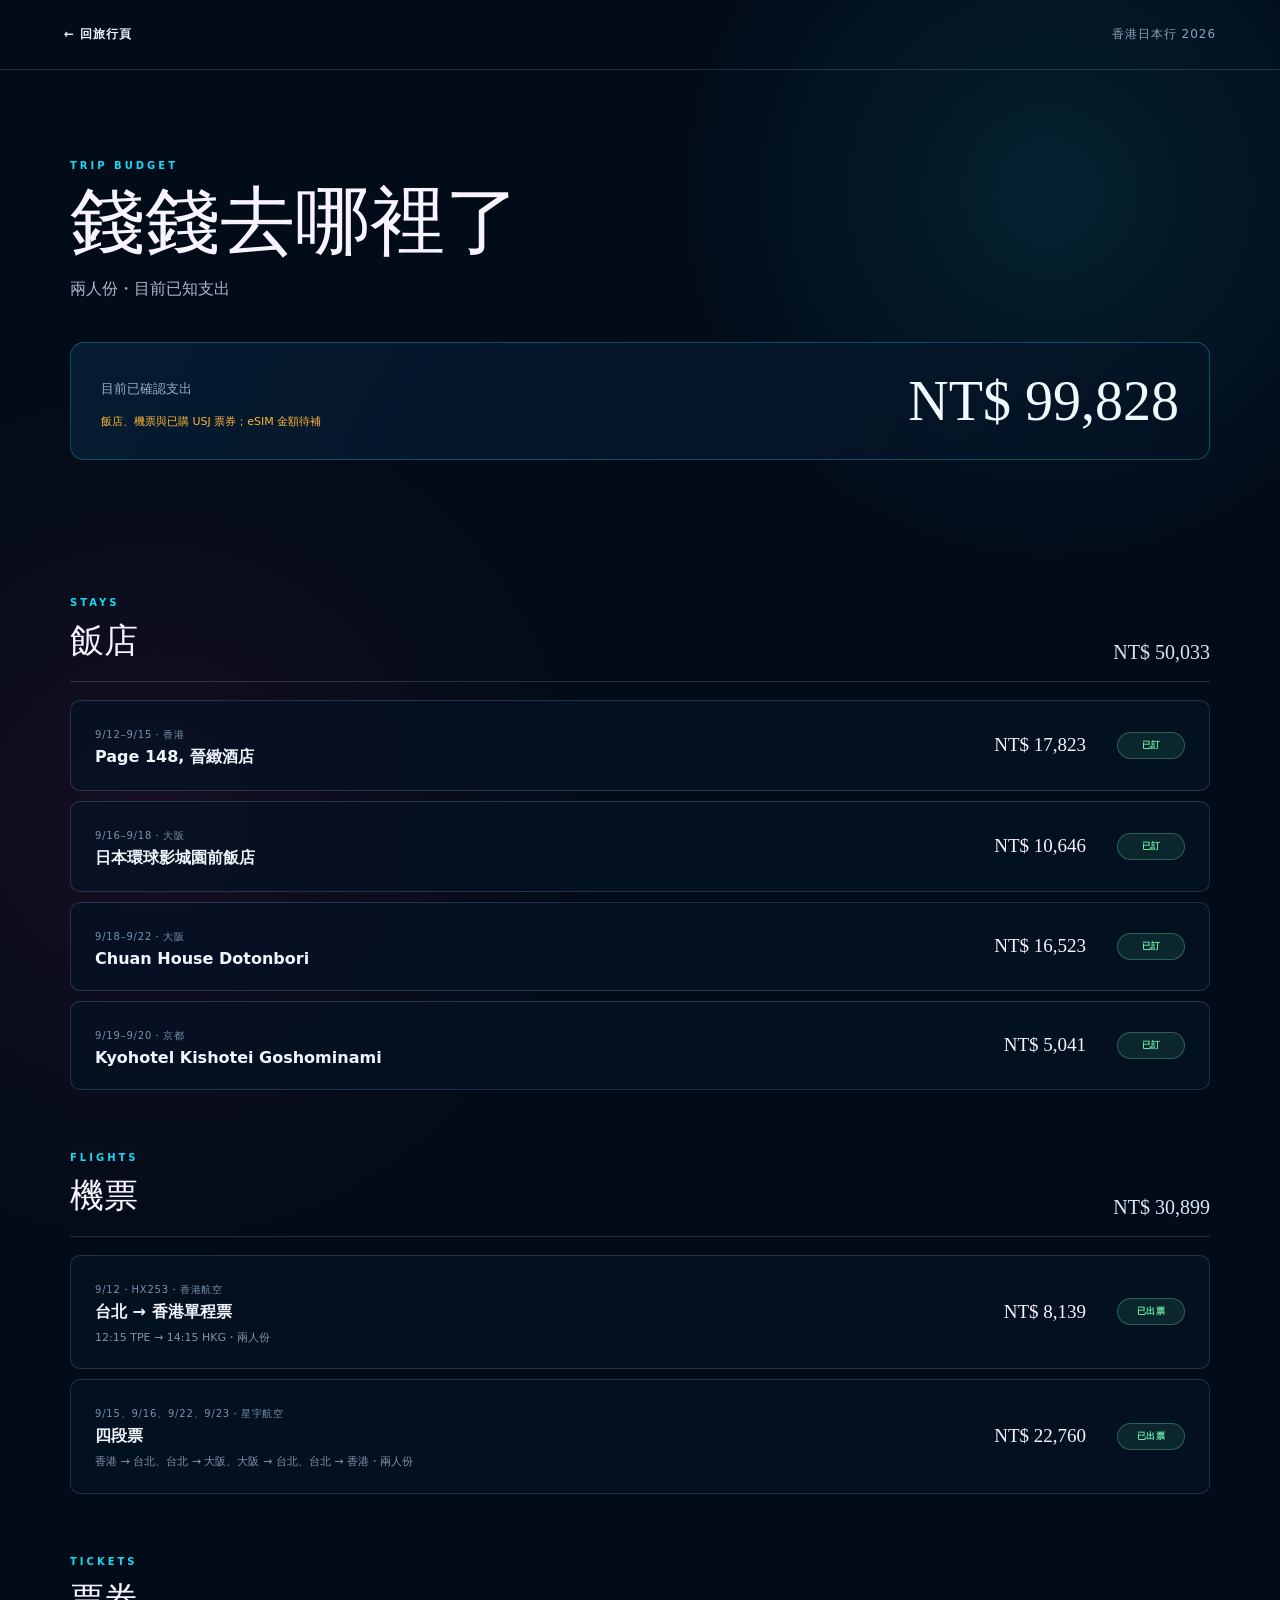
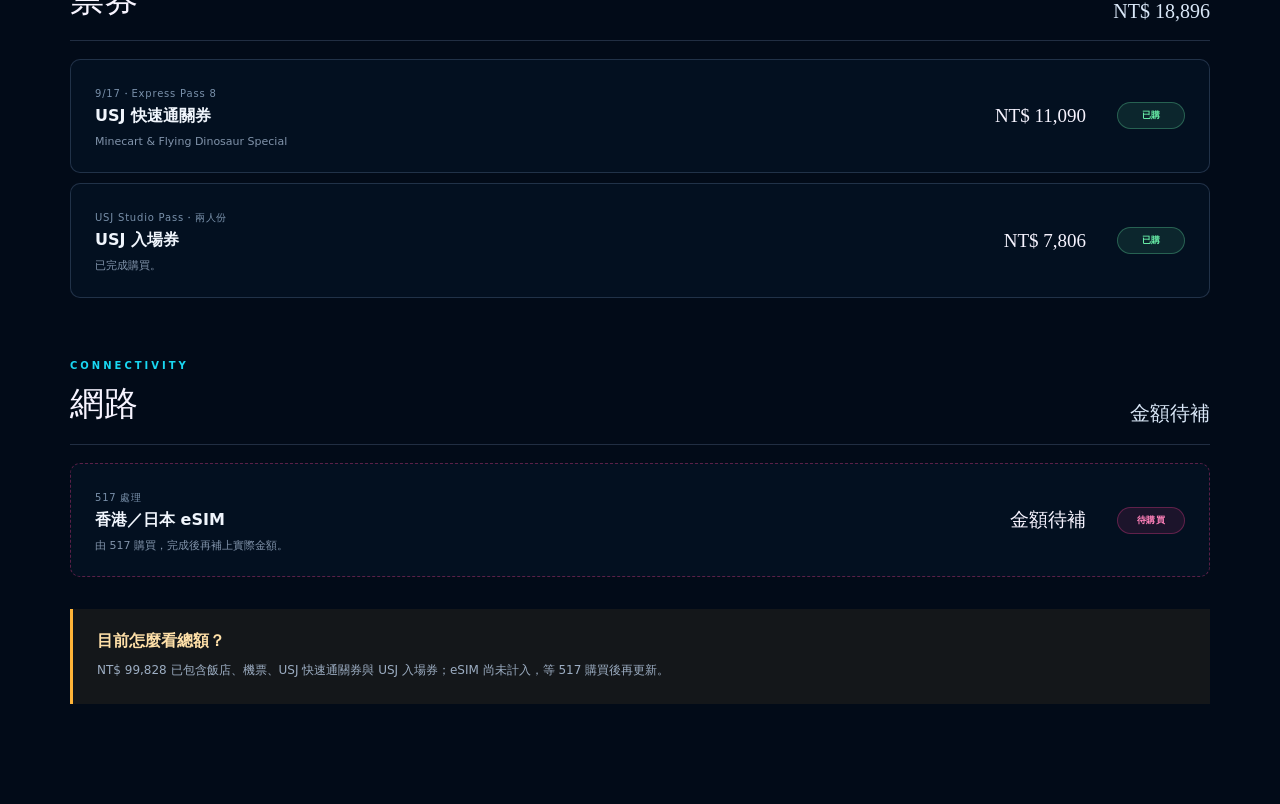
<file: money/index.html>
<!doctype html>
<html lang="zh-Hant">
<head>
  <meta charset="utf-8"><meta name="viewport" content="width=device-width, initial-scale=1"><meta name="theme-color" content="#020b18">
  <title>錢錢去哪裡了・香港日本行 2026</title>
  <link rel="icon" href="../public/favicon.svg"><link rel="stylesheet" href="../styles.css">
</head>
<body>
<main class="money-page">
  <header class="money-topbar"><a class="money-back" href="../">← 回旅行頁</a><span>香港日本行 2026</span></header>
  <section class="money-hero"><p>TRIP BUDGET</p><h1>錢錢去哪裡了</h1><span>兩人份・目前已知支出</span><div class="money-total"><small>目前已確認支出</small><strong>NT$ 99,828</strong><em>飯店、機票與已購 USJ 票券；eSIM 金額待補</em></div></section>
  <section class="money-content">
    <div class="money-section-heading"><div><p>STAYS</p><h2>飯店</h2></div><strong>NT$ 50,033</strong></div>
    <div class="expense-list">
      <article><div><small>9/12–9/15・香港</small><h3>Page 148, 晉緻酒店</h3></div><strong>NT$ 17,823</strong><span class="paid">已訂</span></article>
      <article><div><small>9/16–9/18・大阪</small><h3>日本環球影城園前飯店</h3></div><strong>NT$ 10,646</strong><span class="paid">已訂</span></article>
      <article><div><small>9/18–9/22・大阪</small><h3>Chuan House Dotonbori</h3></div><strong>NT$ 16,523</strong><span class="paid">已訂</span></article>
      <article><div><small>9/19–9/20・京都</small><h3>Kyohotel Kishotei Goshominami</h3></div><strong>NT$ 5,041</strong><span class="paid">已訂</span></article>
    </div>
    <div class="money-section-heading"><div><p>FLIGHTS</p><h2>機票</h2></div><strong>NT$ 30,899</strong></div>
    <div class="expense-list">
      <article><div><small>9/12・HX253・香港航空</small><h3>台北 → 香港單程票</h3><p>12:15 TPE → 14:15 HKG・兩人份</p></div><strong>NT$ 8,139</strong><span class="paid">已出票</span></article>
      <article><div><small>9/15、9/16、9/22、9/23・星宇航空</small><h3>四段票</h3><p>香港 → 台北、台北 → 大阪、大阪 → 台北、台北 → 香港・兩人份</p></div><strong>NT$ 22,760</strong><span class="paid">已出票</span></article>
    </div>
    <div class="money-section-heading"><div><p>TICKETS</p><h2>票券</h2></div><strong>NT$ 18,896</strong></div>
    <div class="expense-list">
      <article><div><small>9/17・Express Pass 8</small><h3>USJ 快速通關券</h3><p>Minecart &amp; Flying Dinosaur Special</p></div><strong>NT$ 11,090</strong><span class="paid">已購</span></article>
      <article><div><small>USJ Studio Pass・兩人份</small><h3>USJ 入場券</h3><p>已完成購買。</p></div><strong>NT$ 7,806</strong><span class="paid">已購</span></article>
    </div>
    <div class="money-section-heading"><div><p>CONNECTIVITY</p><h2>網路</h2></div><strong>金額待補</strong></div>
    <div class="expense-list"><article class="pending"><div><small>517 處理</small><h3>香港／日本 eSIM</h3><p>由 517 購買，完成後再補上實際金額。</p></div><strong>金額待補</strong><span class="todo">待購買</span></article></div>
    <aside class="money-note"><b>目前怎麼看總額？</b><p>NT$ 99,828 已包含飯店、機票、USJ 快速通關券與 USJ 入場券；eSIM 尚未計入，等 517 購買後再更新。</p></aside>
  </section>
</main>
</body>
</html>
</file>
<file: styles.css>
:root{--ink:#f7f4ff;--muted:#aab7ce;--night:#020b18;--panel:rgba(7,22,42,.78);--line:rgba(173,206,255,.18);--pink:#ff3f92;--cyan:#19d7f2;--amber:#ffb438}
*{box-sizing:border-box}html{scroll-behavior:smooth}body{margin:0;background:var(--night);color:var(--ink);font-family:"Noto Sans TC","PingFang TC","Microsoft JhengHei",system-ui,sans-serif}button,a{font:inherit}button{color:inherit}a{color:inherit;text-decoration:none}
main{overflow:hidden;background:radial-gradient(circle at 20% 35%,rgba(255,63,146,.08),transparent 24rem),radial-gradient(circle at 82% 58%,rgba(25,215,242,.07),transparent 28rem),#020b18}
.topbar{position:absolute;z-index:10;top:0;left:0;right:0;height:84px;padding:0 clamp(22px,4vw,68px);display:flex;align-items:center;gap:50px;border-bottom:1px solid rgba(255,255,255,.1);background:linear-gradient(to bottom,rgba(0,8,20,.76),transparent)}
.brand{display:flex;align-items:center;gap:14px;font-family:Georgia,"Noto Serif TC",serif;letter-spacing:.08em;font-size:18px}.brand-mark{border:1px solid rgba(255,255,255,.4);padding:7px 9px;font:700 10px/1 system-ui;letter-spacing:.08em}.brand i{color:var(--pink);font-style:normal}.topbar nav{display:flex;gap:28px;margin-left:auto}.topbar nav a{color:#d4dfef;font-size:14px;transition:.2s}.topbar nav a:hover{color:white;text-shadow:0 0 18px var(--cyan)}
.mode-switch{display:flex;padding:3px;border:1px solid rgba(255,255,255,.2);border-radius:999px;background:rgba(3,14,29,.74)}.mode-switch button{min-width:45px;padding:7px 11px;border:0;border-radius:999px;background:transparent;color:#91a2ba;cursor:pointer;font-size:11px;font-weight:800;letter-spacing:.08em}.mode-switch button.active{background:#edf8ff;color:#071525;box-shadow:0 2px 12px rgba(25,215,242,.22)}
.mode-copy{display:none}.view-517 .mode-copy-517,.view-yiyi .mode-copy-yiyi{display:inline}.view-517 .yiyi-only{display:none!important}
.hero{min-height:min(940px,100svh);position:relative;display:grid;grid-template-columns:minmax(0,1fr) minmax(460px,.88fr);align-items:center;gap:clamp(30px,5vw,90px);padding:130px clamp(24px,7.5vw,130px) 90px;isolation:isolate;background:linear-gradient(90deg,rgba(1,9,23,.86),rgba(1,9,23,.61) 43%,rgba(1,9,23,.3) 72%,rgba(1,9,23,.58)),linear-gradient(0deg,#020b18,transparent 28%),url("public/hero-night.png") center/cover no-repeat}
.hero::after{content:"";position:absolute;inset:0;z-index:-1;background:radial-gradient(circle at 60% 45%,transparent,rgba(0,8,20,.28) 70%)}.hero-glow{position:absolute;z-index:-1;width:300px;height:300px;border-radius:50%;filter:blur(100px);background:rgba(255,63,146,.15);left:12%;top:38%}.hero-content{max-width:760px}.eyebrow{display:flex;gap:17px;margin:0 0 26px;font-size:12px;font-weight:700;letter-spacing:.43em}.eyebrow span:first-child{color:var(--pink)}.eyebrow span:nth-of-type(2){color:var(--cyan)}.eyebrow span:last-child{color:var(--amber)}.eyebrow b{color:#657793}
.hero h1{margin:0;font:500 clamp(52px,5.2vw,82px)/1.05 Georgia,"Noto Serif TC",serif;letter-spacing:-.035em;text-shadow:0 8px 40px rgba(0,0,0,.55);white-space:nowrap}.hero h1 em{font-style:normal;font-weight:400}.trip-date{margin-top:20px;font:400 clamp(33px,4.2vw,64px)/1.1 Georgia,serif;letter-spacing:.06em}.trip-date::after{content:"";display:block;margin-top:24px;width:275px;height:3px;background:linear-gradient(90deg,var(--pink),var(--cyan),var(--amber));box-shadow:0 0 18px rgba(25,215,242,.4)}.hero-copy{max-width:550px;margin:27px 0 31px;color:#d1dbea;font-size:16px;line-height:1.9;letter-spacing:.05em}.hero-actions{display:flex;align-items:center;gap:25px}.hero-actions button{border:0;border-radius:8px;padding:17px 28px;min-width:210px;cursor:pointer;font-weight:700;background:linear-gradient(105deg,#ff366f,#e84ca7 48%,#08bde2);box-shadow:0 12px 35px rgba(0,190,230,.2)}.hero-actions button span{margin-left:20px}.hero-actions a{color:#cbd7e8;border-bottom:1px solid #8494ad;padding:11px 2px;font-size:14px}
.trip-panel{padding:34px;border:1px solid rgba(124,191,255,.46);border-radius:17px;background:linear-gradient(140deg,rgba(5,20,42,.88),rgba(3,16,34,.7));backdrop-filter:blur(18px);box-shadow:0 25px 70px rgba(0,0,0,.32),inset 0 1px rgba(255,255,255,.08)}.panel-heading{display:flex;gap:17px;align-items:center;padding-bottom:24px;border-bottom:1px solid var(--line)}.calendar-icon{width:52px;height:52px;display:grid;place-items:center;border:1px solid var(--pink);border-radius:50%;color:var(--pink);font-size:22px}.panel-heading strong{display:block;font:400 31px Georgia,"Noto Serif TC",serif}.panel-heading small{display:block;margin-top:5px;color:#b8c5d9;letter-spacing:.1em}.progress-label{display:flex;justify-content:space-between;margin:23px 0 10px;color:#9faec5;font-size:12px}.progress-label b{color:var(--cyan);letter-spacing:.1em}.progress{height:5px;background:#12243d;border-radius:5px;overflow:hidden}.progress i{display:block;width:42%;height:100%;background:linear-gradient(90deg,var(--pink),var(--cyan));box-shadow:0 0 12px var(--cyan)}
.city-doors{display:grid;grid-template-columns:repeat(3,1fr);gap:13px;margin-top:25px}.city-doors a{min-height:220px;padding:20px 16px;display:flex;flex-direction:column;justify-content:flex-end;border:1px solid currentColor;border-radius:11px;background:linear-gradient(to top,rgba(2,11,24,.96),rgba(2,11,24,.28)),radial-gradient(circle at 50% 12%,rgba(255,255,255,.14),transparent 55%);transition:.25s}.city-doors a:hover{transform:translateY(-4px);box-shadow:0 12px 30px rgba(0,0,0,.35)}.city-doors small{font-size:10px;letter-spacing:.12em}.city-doors b{color:white;margin:7px 0;font:400 32px Georgia,"Noto Serif TC",serif}.city-doors span{color:#aebbd0;font-size:11px}.hongkong{color:var(--pink)}.osaka{color:var(--cyan)}.kyoto{color:var(--amber)}
.section{max-width:1280px;margin:0 auto;padding:105px 35px}.section-heading p,.usj-copy>p{margin:0 0 12px;color:var(--cyan);font-size:11px;font-weight:800;letter-spacing:.3em}.section-heading h2,.usj-copy h2{margin:0;font:400 clamp(33px,4vw,53px)/1.2 Georgia,"Noto Serif TC",serif}.section-heading>span,.section-heading>div+span,.usj-copy>span{display:block;margin-top:16px;color:var(--muted);line-height:1.8}.section-heading.split{display:flex;align-items:end;justify-content:space-between;gap:30px}
.overview{padding-top:115px}.route-line{display:grid;grid-template-columns:1fr 130px 1fr 130px 1fr;align-items:center;margin-top:70px}.route-stop{display:flex;align-items:center;gap:20px;color:white}.route-stop i{width:64px;height:64px;display:grid;place-items:center;border:1px solid currentColor;border-radius:50%;font:normal 18px Georgia,serif}.route-stop div{display:flex;flex-direction:column}.route-stop strong{font:400 31px Georgia,"Noto Serif TC",serif}.route-stop span{color:var(--muted);font-size:12px;letter-spacing:.1em;margin-top:5px}.route-connector{height:1px;background:linear-gradient(90deg,var(--line),rgba(255,255,255,.5),var(--line));position:relative}.route-connector span{position:absolute;left:50%;top:50%;transform:translate(-50%,-50%);background:var(--night);color:#b4c2d7;padding:8px;font-size:13px}
.stay-strip{margin-top:54px;display:grid;grid-template-columns:repeat(4,1fr);border:1px solid var(--line);background:rgba(5,18,36,.6)}.stay-strip div{padding:25px 25px;display:grid;align-content:start;gap:5px;border-right:1px solid var(--line)}.stay-strip div:last-child{border:0}.stay-strip span{color:#8494aa;font-size:10px;letter-spacing:.15em}.stay-strip strong{color:#eaf0f9;font-size:15px;line-height:1.45}.stay-strip small{color:var(--muted)}.stay-strip em{margin-top:7px;color:var(--amber);font-size:10px;font-style:normal;line-height:1.5}.stay-strip .stay-overlap{background:linear-gradient(135deg,rgba(255,180,56,.09),transparent)}
.transport{padding-top:45px}.transport-grid{display:grid;grid-template-columns:repeat(4,1fr);gap:12px;margin-top:42px}.transport-grid article{display:flex;flex-direction:column;min-height:145px;padding:24px;border:1px solid var(--line);border-radius:9px;background:rgba(5,18,36,.68)}.transport-grid small{color:var(--cyan);font-size:10px;letter-spacing:.14em}.transport-grid strong{margin:13px 0 8px;font:400 21px Georgia,"Noto Serif TC",serif}.transport-grid span{margin-top:auto;color:var(--muted);font-size:12px;line-height:1.6}.transport-grid span b{color:#edf7ff;font-size:14px}.flights-grid{grid-template-columns:repeat(4,1fr)}.flights-grid .rail-card{grid-column:1/-1;min-height:100px}
.itinerary{border-top:1px solid rgba(255,255,255,.06)}.filters{display:flex;gap:9px;margin:38px 0 25px}.filters button{border:1px solid var(--line);background:#061427;color:#aebbd0;padding:10px 21px;border-radius:30px;cursor:pointer}.filters button.active{color:#06111f;background:#e8f7ff;border-color:#e8f7ff;font-weight:800}.day-list{display:grid;gap:10px}.day-card{--accent:var(--cyan);border:1px solid var(--line);border-left:3px solid var(--accent);background:rgba(5,18,36,.77);border-radius:9px;overflow:hidden;color:var(--accent)}.day-card.hongkong{--accent:var(--pink)}.day-card.kyoto{--accent:var(--amber)}.day-card.open{border-color:color-mix(in srgb,var(--accent) 45%,transparent);background:rgba(7,24,45,.95)}
.day-summary{width:100%;display:grid;grid-template-columns:118px 58px minmax(0,1fr) 90px 30px;align-items:center;text-align:left;gap:18px;padding:20px 24px;border:0;background:transparent;cursor:pointer}.day-date{color:white;font:400 30px/1 Georgia,serif;letter-spacing:.025em}.day-date small{display:block;margin-top:8px;color:var(--muted);font:10px/1 system-ui;letter-spacing:.12em}.day-number{align-self:center;color:var(--accent);font:400 15px/1 Georgia,serif}.day-number small{display:inline;margin-right:5px;font:700 7px system-ui;letter-spacing:.14em}.day-main small{display:block;color:var(--accent);font-size:10px;letter-spacing:.15em}.day-main strong{display:block;color:white;margin:4px 0;font-size:17px}.day-main em{display:block;color:#91a2ba;font-style:normal;font-size:12px;overflow:hidden;text-overflow:ellipsis;white-space:nowrap}.status{justify-self:end;color:#a8b5c8;border:1px solid #31445e;border-radius:999px;padding:6px 10px;font-size:9px;font-weight:800;white-space:nowrap}.status-已確定{color:#66eaa5;border-color:rgba(102,234,165,.35);background:rgba(102,234,165,.06)}.status-方向確定{color:#76dbf7;border-color:rgba(118,219,247,.32);background:rgba(118,219,247,.05)}.status-候選{color:#ffcf72;border-color:rgba(255,207,114,.3);background:rgba(255,207,114,.05)}.expand{color:var(--accent);font-size:24px;text-align:center}.day-details{padding:0 24px 22px 218px;color:#c2cddd}.chips{display:flex;flex-wrap:wrap;gap:7px}.chips span{padding:7px 10px;background:rgba(255,255,255,.04);border:1px solid var(--line);border-radius:7px;font-size:11px}.day-details p{margin:14px 0 0;color:#91a2ba;font-size:11px;line-height:1.8}.day-details b{color:var(--accent);margin-right:10px;letter-spacing:.15em}
.usj{display:grid;grid-template-columns:.75fr 1.25fr;gap:70px;align-items:start}.usj-grid{display:grid;grid-template-columns:1fr 1fr;gap:12px}.usj-grid article,.usj-grid aside{min-height:265px;padding:25px;border:1px solid var(--line);background:#061427}.usj-grid article small{color:var(--cyan);letter-spacing:.15em}.usj-grid article:nth-child(2) small{color:var(--pink)}.usj-grid h3{margin:9px 0 18px;font:400 23px Georgia,"Noto Serif TC",serif}.usj-grid ul{padding-left:18px;margin:0;color:#aebbd0;line-height:2;font-size:13px}.usj-grid aside{border-color:rgba(255,180,56,.45);display:flex;flex-direction:column;justify-content:center}.usj-grid aside span{color:var(--amber);font-size:10px;letter-spacing:.2em}.usj-grid aside strong{margin:8px 0;font:400 22px Georgia,"Noto Serif TC",serif}.usj-grid aside p{color:#aebbd0;font-size:12px;line-height:1.7;margin:0}
.decision-grid{display:grid;grid-template-columns:repeat(4,1fr);gap:14px;margin-top:45px}.decision-grid article{--accent:var(--cyan);min-height:235px;padding:24px;display:flex;flex-direction:column;border:1px solid var(--line);border-top:2px solid var(--accent);background:#061427}.decision-grid article.hongkong{--accent:var(--pink)}.decision-grid article.kyoto{--accent:var(--amber)}.decision-grid article>span{color:var(--accent);font:400 25px Georgia,serif}.decision-grid h3{margin:22px 0 10px;font-size:17px}.decision-grid p{margin:0;color:#95a6bc;font-size:12px;line-height:1.75}.decision-grid small{margin-top:auto;color:var(--accent);font-size:10px;letter-spacing:.12em}
.view-517 .section{padding-top:72px;padding-bottom:72px}.view-517 .hero-copy{max-width:470px}.view-517 .day-summary{cursor:default}.view-517 .day-card{border-left-width:2px}.view-517 .itinerary{padding-top:75px}.view-517 .transport{padding-top:35px}
.prep{padding-top:55px}.prep-progress{min-width:104px;padding:14px 18px;border:1px solid rgba(25,215,242,.32);border-radius:12px;background:rgba(5,24,43,.72);text-align:right}.prep-progress strong{display:block;color:var(--cyan);font:400 30px/1 Georgia,serif}.prep-progress strong small{color:#7f91a9;font-size:16px}.prep-progress span{display:block;margin-top:6px;color:#8192aa;font-size:10px;letter-spacing:.12em}.prep-intro{margin:20px 0 32px;color:var(--muted);line-height:1.75}.prep-list{display:grid;grid-template-columns:1fr 1fr;gap:11px}.prep-item{min-height:112px;display:grid;grid-template-columns:26px 1fr;gap:15px;align-items:start;padding:22px;border:1px solid var(--line);border-radius:10px;background:rgba(5,18,36,.72);cursor:pointer;transition:.2s}.prep-item:hover{border-color:rgba(25,215,242,.42);transform:translateY(-1px)}.prep-item input{position:absolute;opacity:0;pointer-events:none}.checkmark{width:24px;height:24px;display:grid;place-items:center;border:1px solid #52647d;border-radius:6px;color:#02111f;background:#081a31;font-size:15px;font-weight:900}.prep-copy{display:flex;flex-direction:column}.prep-copy small{color:var(--cyan);font-size:9px;font-weight:800;letter-spacing:.15em}.prep-copy strong{margin:6px 0 5px;color:#edf4ff;font-size:15px}.prep-copy em{color:#8fa1b9;font-size:11px;font-style:normal;line-height:1.65}.prep-item.done{border-color:rgba(102,234,165,.22);background:rgba(7,31,36,.62)}.prep-item.done .checkmark{border-color:#66eaa5;background:#66eaa5;color:#062018}.prep-item.done .prep-copy strong{color:#839b99;text-decoration:line-through}.prep-note{margin:16px 0 0;color:#71839b;font-size:10px}.view-517 .prep-list{grid-template-columns:repeat(4,1fr)}.view-517 .prep-item{min-height:120px;grid-template-columns:24px 1fr;padding:18px}.view-517 .prep-intro{margin-bottom:24px}
footer{max-width:1280px;margin:auto;padding:35px;border-top:1px solid var(--line);display:flex;justify-content:space-between;align-items:center;color:#71839b;font-size:11px}footer div{display:flex;flex-direction:column;gap:4px}footer strong{color:#d6dfec;font:400 17px Georgia,"Noto Serif TC",serif}
.money-page{min-height:100svh;background:radial-gradient(circle at 82% 8%,rgba(25,215,242,.11),transparent 24rem),radial-gradient(circle at 12% 34%,rgba(255,63,146,.08),transparent 28rem),#020b18}.money-topbar{height:70px;display:flex;align-items:center;justify-content:space-between;padding:0 clamp(20px,5vw,70px);border-bottom:1px solid var(--line);color:#8fa1b8;font-size:12px;letter-spacing:.08em}.money-back{color:#eaf4ff;font-weight:700}.money-hero{max-width:1210px;margin:auto;padding:90px 35px 45px}.money-hero>p,.money-section-heading p{margin:0 0 10px;color:var(--cyan);font-size:10px;font-weight:800;letter-spacing:.3em}.money-hero h1{margin:0;font:400 clamp(44px,6vw,75px)/1.1 Georgia,"Noto Serif TC",serif}.money-hero>span{display:block;margin-top:15px;color:var(--muted)}.money-total{margin-top:42px;padding:30px;border:1px solid rgba(25,215,242,.3);border-radius:14px;background:linear-gradient(120deg,rgba(7,30,52,.9),rgba(5,18,36,.68));display:grid;grid-template-columns:1fr auto;align-items:end;gap:8px 30px}.money-total small{color:#9cadc3}.money-total strong{grid-row:1/3;grid-column:2;font:400 clamp(34px,5vw,56px)/1 Georgia,serif;color:#effaff}.money-total em{color:var(--amber);font-size:11px;font-style:normal}.money-content{max-width:1210px;margin:auto;padding:30px 35px 100px}.money-section-heading{margin-top:62px;margin-bottom:18px;display:flex;align-items:end;justify-content:space-between;border-bottom:1px solid var(--line);padding-bottom:17px}.money-section-heading h2{margin:0;font:400 34px Georgia,"Noto Serif TC",serif}.money-section-heading>strong{color:#d9e7f7;font:400 20px Georgia,serif}.expense-list{display:grid;gap:10px}.expense-list article{position:relative;display:grid;grid-template-columns:minmax(0,1fr) auto 74px;align-items:center;gap:25px;padding:22px 24px;border:1px solid var(--line);border-radius:10px;background:rgba(5,18,36,.72)}.expense-list article div>small{color:#7990aa;font-size:10px;letter-spacing:.08em}.expense-list h3{margin:5px 0 0;color:#f0f5fc;font-size:16px}.expense-list p{margin:6px 0 0;color:#8193aa;font-size:11px;line-height:1.6}.expense-list article>strong{font:400 19px Georgia,serif;white-space:nowrap}.expense-list article>span{justify-self:end;width:68px;padding:6px 8px;border-radius:999px;text-align:center;font-size:9px;font-weight:800;letter-spacing:.05em}.paid{color:#66eaa5;background:rgba(102,234,165,.1);border:1px solid rgba(102,234,165,.3)}.review{color:var(--amber);background:rgba(255,180,56,.1);border:1px solid rgba(255,180,56,.3)}.todo{color:#ff81ba;background:rgba(255,63,146,.1);border:1px solid rgba(255,63,146,.3)}.expense-list .needs-review{border-color:rgba(255,180,56,.27)}.expense-list .pending{border-style:dashed;border-color:rgba(255,63,146,.35)}.money-note{margin-top:32px;padding:22px 24px;border-left:3px solid var(--amber);background:rgba(255,180,56,.07)}.money-note b{color:#ffe0a8}.money-note p{margin:8px 0 0;color:#9daec3;font-size:12px;line-height:1.8}
@media(max-width:980px){.topbar nav{display:none}.mode-switch{margin-left:auto}.hero{min-height:auto;grid-template-columns:1fr;padding-top:145px}.trip-panel{max-width:720px}.route-line{grid-template-columns:1fr;gap:16px}.route-connector{width:1px;height:36px;margin-left:31px}.stay-strip{grid-template-columns:1fr}.stay-strip div{border-right:0;border-bottom:1px solid var(--line)}.transport-grid,.flights-grid{grid-template-columns:1fr 1fr}.usj-grid{grid-template-columns:1fr 1fr}.usj-grid aside{grid-column:1/-1}.decision-grid{grid-template-columns:1fr 1fr}}
@media(max-width:650px){.topbar{height:66px;padding:0 18px;gap:12px}.brand{font-size:14px}.brand-mark{display:none}.mode-switch button{min-width:39px;padding:6px 8px}.hero{padding:112px 20px 70px;background-position:59% center}.hero h1{font-size:47px;white-space:normal;max-width:340px}.trip-date{font-size:31px}.trip-date::after{width:190px}.eyebrow{gap:8px;font-size:8px;letter-spacing:.22em}.hero-copy{font-size:13px}.hero-actions{align-items:stretch;flex-direction:column;gap:8px;max-width:280px}.hero-actions a{text-align:center}.trip-panel{margin-top:20px;padding:22px 16px}.panel-heading strong{font-size:25px}.city-doors{grid-template-columns:1fr}.city-doors a{min-height:106px}.city-doors b{font-size:25px}.section{padding:75px 20px}.section-heading.split{align-items:flex-start;flex-direction:column}.section-heading.split>span{margin-top:0}.transport-grid{grid-template-columns:1fr}.transport-grid article{min-height:125px}.filters{overflow-x:auto}.filters button{white-space:nowrap}.day-summary{grid-template-columns:88px 1fr 28px;gap:10px;padding:18px 14px}.view-517 .day-summary{grid-template-columns:78px 1fr}.day-date{font-size:24px}.day-date small{margin-top:6px;font-size:9px}.day-number{grid-column:1;grid-row:2;align-self:start;font-size:12px}.day-main{grid-column:2;grid-row:1}.day-main em{white-space:normal;line-height:1.55;margin-top:5px}.status{grid-column:2;grid-row:2;justify-self:start}.expand{grid-column:3;grid-row:1/3}.day-details{padding:0 14px 18px 112px}.usj-grid,.decision-grid{grid-template-columns:1fr}.usj-grid aside{grid-column:auto}.decision-grid article{min-height:190px}footer{flex-direction:column;align-items:flex-start;gap:16px}}
@media(prefers-reduced-motion:reduce){html{scroll-behavior:auto}*,*::before,*::after{transition:none!important}}
@media(max-width:980px){.view-517 .prep-list{grid-template-columns:1fr 1fr}}
@media(max-width:650px){.prep-progress{align-self:flex-start;text-align:left}.prep-list,.view-517 .prep-list{grid-template-columns:1fr}.prep-item,.view-517 .prep-item{min-height:auto}}
@media(max-width:650px){.money-topbar{height:60px}.money-hero{padding:58px 20px 30px}.money-content{padding:15px 20px 70px}.money-total{grid-template-columns:1fr;padding:22px}.money-total strong{grid-row:auto;grid-column:auto;font-size:38px}.money-section-heading{align-items:flex-start;gap:14px}.money-section-heading>strong{font-size:15px}.expense-list article{grid-template-columns:1fr auto;gap:13px;padding:19px}.expense-list article>span{grid-column:2;grid-row:1;align-self:start}.expense-list article>strong{grid-column:2;grid-row:2;font-size:16px}.expense-list article>div{grid-row:1/3}.flights-grid{grid-template-columns:1fr}}
.mobile-money{display:none}
@media(max-width:980px){.mobile-money{display:inline-flex;margin-left:auto;padding:7px 11px;border:1px solid rgba(255,255,255,.24);border-radius:999px;color:#eaf4ff;background:rgba(3,14,29,.74);font-size:11px;font-weight:800;letter-spacing:.05em}.mode-switch{margin-left:0}}
@media(max-width:650px){.mobile-money{padding:6px 9px}}
</file>
